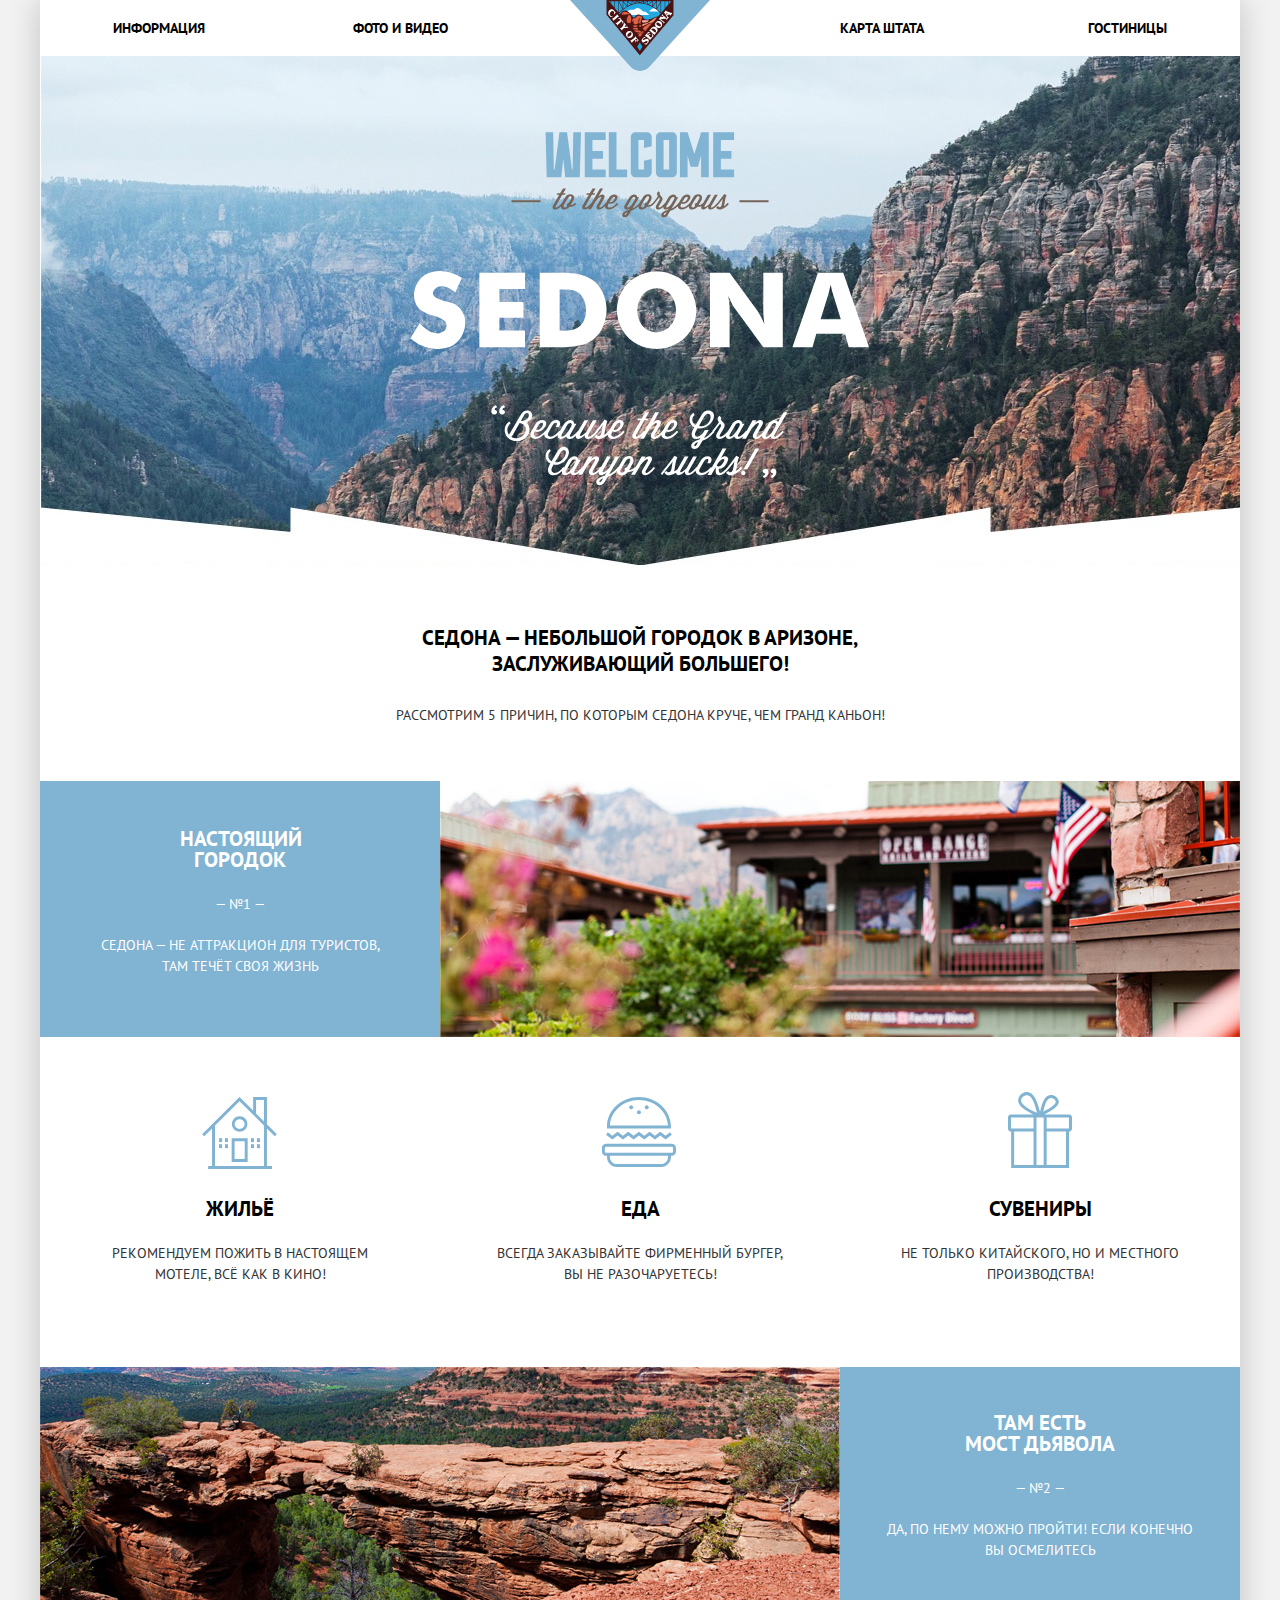
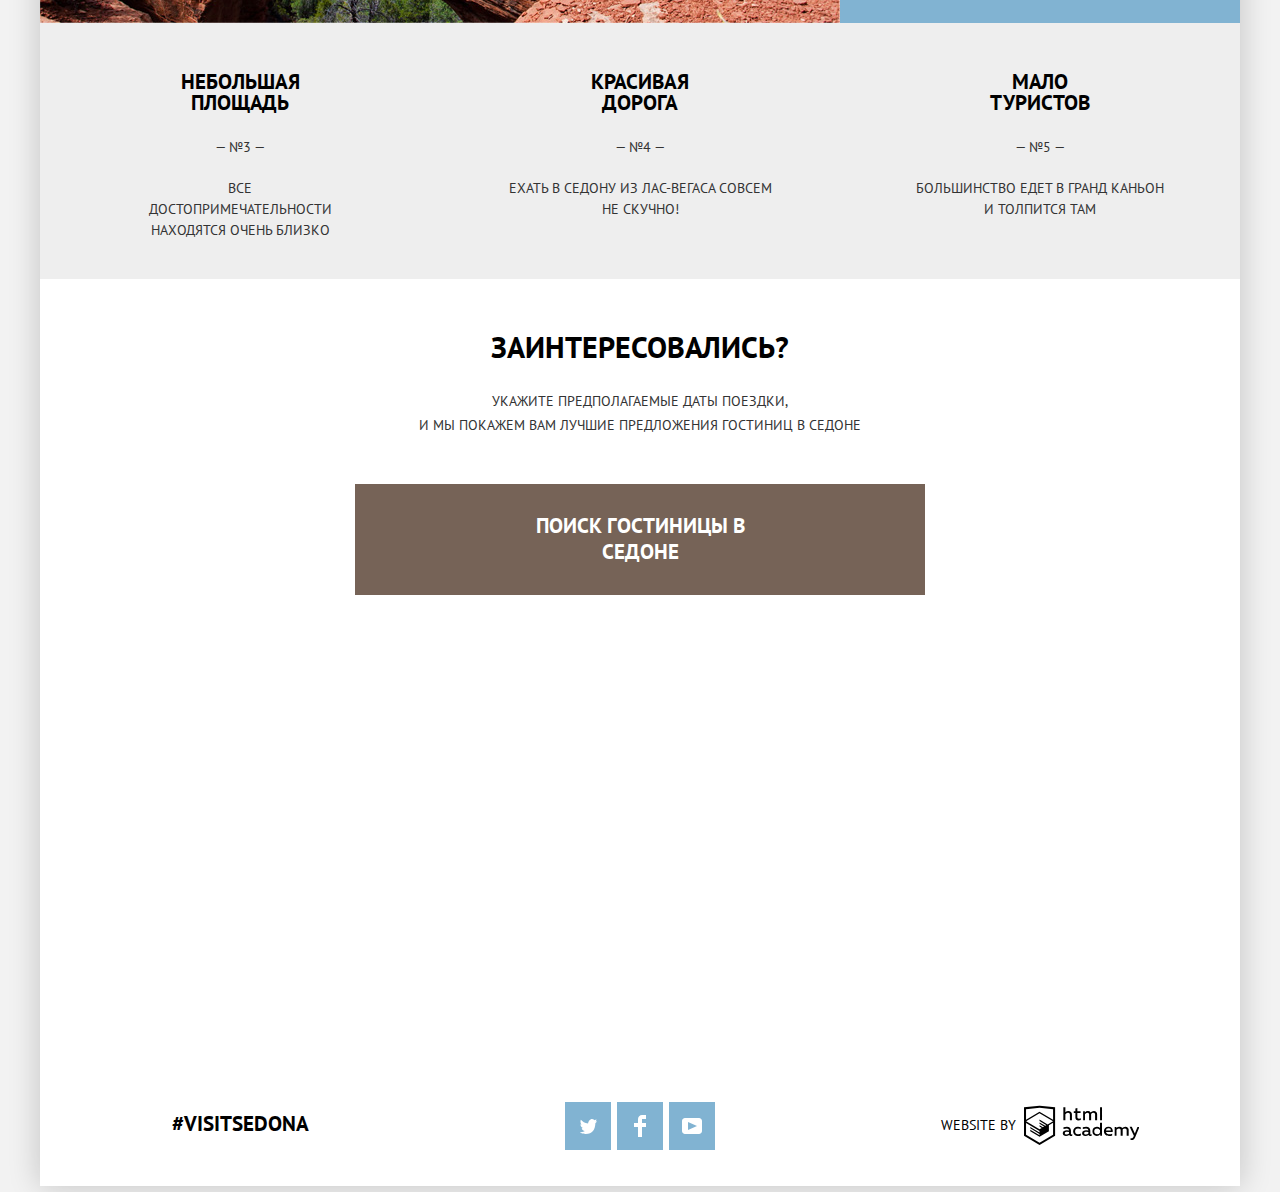
<file: index.html>
<!DOCTYPE html>
<html lang="ru">
   <head>
      <meta charset="utf-8">
      <title> HTML Academy: Седона </title>
      <link href="https://fonts.googleapis.com/css?family=PT+Sans:400,700&amp;subset=cyrillic" rel="stylesheet">
      <link rel="stylesheet" href="css/normalize.css">
      <link rel="stylesheet" href="css/stylesmin.css">
   </head>
   <body class="index-page">
      <div class="container">
         <header class="main-header">
            <nav class="main-navigation">
               <a class="main-header-logo">
               <img src="img/common/logo.svg" width="140" height="72" alt="Логотип города">
               </a>
               <ul class="site-navigation">
                  <li> <a href="info.html"> Информация </a> </li>
                  <li> <a href="gallery.html"> Фото и видео </a> </li>
                  <li> <a href="https://www.google.com/maps/place/%D0%90%D1%80%D0%B8%D0%B7%D0%BE%D0%BD%D0%B0/@34.3112788,-111.9708147,7.5z/data=!4m5!3m4!1s0x872b08ebcb4c186b:0x423927b17fc1cd71!8m2!3d34.0489281!4d-111.0937311"> Карта штата </a></li>
                  <li> <a href="hotels.html"> Гостиницы </a> </li>
               </ul>
            </nav>
         </header>
         <main class="container-index">
            <h1 class="visually-hidden"> Город Седона. Добро пожаловать! </h1>
            <div class="welcome">
               <img src="img/index/welcome.svg" width="460" height="360" alt="Добро пожаловать в Седону">
            </div>
            <h2> Седона — небольшой городок в Аризоне, заслуживающий большего! </h2>
            <section class="reasons">
               <p> Рассмотрим 5 причин, по которым Седона круче, чем гранд каньон! </p>
               <h2 class="visually-hidden"> Преимущества перед гранд каньоном </h2>
               <ul class="reasons-list">
                  <li class="reasons-item">
                     <div class="real-town">
                        <div class="blue">
                           <h3> Настоящий городок </h3>
                           <p> — №1 — </p>
                           <p> Седона — не аттракцион для туристов, там течёт своя жизнь </p>
                        </div>
                        <div class="list-image"> <img src="img/index/facade.jpg" width="800" height="255" alt="фасад мотеля"> </div>
                     </div>
                     <ul class="sub-reasons-list">
                        <li class="sub-reason">
                           <h3> Жильё </h3>
                           <p> Рекомендуем пожить в настоящем мотеле, всё как в кино! </p>
                        </li>
                        <li class="sub-reason">
                           <h3> Еда </h3>
                           <p> Всегда заказывайте фирменный бургер, вы не разочаруетесь! </p>
                        <li class="sub-reason">
                           <h3> Сувениры </h3>
                           <p> Не только китайского, но и местного производства! </p>
                        </li>
                     </ul>
                  </li>
                  <li class="reasons-item">
                     <div class="list-image"><img src="img/index/bridge.jpg" width="800" height="255" alt="devil's bridge photo"></div>
                     <div class="blue">
                        <h3> Там есть <br> Мост дьявола </h3>
                        <p> — №2 — </p>
                        <p> Да, по нему можно пройти! Если конечно вы осмелитесь </p>
                     </div>
                  </li>
                  <li class="reasons-item">
                     <h3> Небольшая площадь </h3>
                     <p class="number-of-reason"> — №3 — </p>
                     <p> Все достопримечательности находятся очень близко </p>
                  </li>
                  <li class="reasons-item">
                     <h3> Красивая дорога </h3>
                     <p class="number-of-reason"> — №4 — </p>
                     <p> Ехать в Седону из Лас-Вегаса совсем не скучно! </p>
                  </li>
                  <li class="reasons-item">
                     <h3> Мало туристов </h3>
                     <p class="number-of-reason"> — №5 — </p>
                     <p> Большинство едет в гранд каньон и толпится там </p>
                  </li>
               </ul>
            </section>
            <div class="modal-search">
               <span> Заинтересовались? </span>
               <p> Укажите предполагаемые даты поездки,
                  <br> и мы покажем вам лучшие предложения гостиниц в седоне
               </p>
               <a href="#" class="modal-search"> Поиск гостиницы в Седоне </a>
               <section class="modal modal-search">
                  <form action="https://echo.htmlacademy.ru" method="post">
                     <div class="date-picker">
                        <label for="date-in"> Дата заезда: </label>
                        <input class="change-placeholder" type="text" name="date-in" id="date-in" placeholder="24 АПРЕЛЯ 2017" required>
                        <button class="calendar" type="button" aria-label="Выберите дату заезда">
                           <svg xmlns="http://www.w3.org/2000/svg" width="21" height="22" viewBox="0 0 21 22">
                              <path d="M19.251 2.025h-2.845V.648c0-.381-.294-.689-.656-.689-.363 0-.656.308-.656.689v1.377h-3.938V.648c0-.381-.294-.689-.655-.689-.363 0-.657.308-.657.689v1.377H5.906V.648c0-.381-.294-.689-.656-.689-.363 0-.657.308-.657.689v1.377H1.75C.784 2.025 0 2.847 0 3.862v16.302C0 21.179.784 22 1.75 22h17.501c.966 0 1.749-.821 1.749-1.836V3.862c0-1.015-.783-1.837-1.749-1.837zm.437 18.139a.448.448 0 0 1-.437.459H1.75a.45.45 0 0 1-.438-.459V3.862a.45.45 0 0 1 .438-.459h2.844v1.378c0 .381.294.689.657.689.362 0 .656-.308.656-.689V3.403h3.938v1.378c0 .381.294.689.657.689.361 0 .655-.308.655-.689V3.403h3.938v1.378c0 .381.293.689.656.689.362 0 .656-.308.656-.689V3.403h2.845c.241 0 .437.206.437.459v16.302z"/>
                              <path d="M4.594 8.225h2.625v2.066H4.594zM4.594 11.668h2.625v2.067H4.594zM4.594 15.112h2.625v2.066H4.594zM9.188 15.112h2.625v2.066H9.188zM9.188 11.668h2.625v2.067H9.188zM9.188 8.225h2.625v2.066H9.188zM13.781 15.112h2.625v2.066h-2.625zM13.781 11.668h2.625v2.067h-2.625zM13.781 8.225h2.625v2.066h-2.625z"/>
                           </svg>
                        </button>
                     </div>
                     <div class="date-picker">
                        <label for="date-out"> Дата выезда: </label>
                        <input class="change-placeholder" type="text" name="date-out" id="date-out" placeholder="4 ИЮЛЯ 2017" required>
                        <button class="calendar" type="button" aria-label="Выберите дату заезда">
                           <svg xmlns="http://www.w3.org/2000/svg" width="22" height="22" viewBox="0 0 21 22">
                              <path d="M19.251 2.025h-2.845V.648c0-.381-.294-.689-.656-.689-.363 0-.656.308-.656.689v1.377h-3.938V.648c0-.381-.294-.689-.655-.689-.363 0-.657.308-.657.689v1.377H5.906V.648c0-.381-.294-.689-.656-.689-.363 0-.657.308-.657.689v1.377H1.75C.784 2.025 0 2.847 0 3.862v16.302C0 21.179.784 22 1.75 22h17.501c.966 0 1.749-.821 1.749-1.836V3.862c0-1.015-.783-1.837-1.749-1.837zm.437 18.139a.448.448 0 0 1-.437.459H1.75a.45.45 0 0 1-.438-.459V3.862a.45.45 0 0 1 .438-.459h2.844v1.378c0 .381.294.689.657.689.362 0 .656-.308.656-.689V3.403h3.938v1.378c0 .381.294.689.657.689.361 0 .655-.308.655-.689V3.403h3.938v1.378c0 .381.293.689.656.689.362 0 .656-.308.656-.689V3.403h2.845c.241 0 .437.206.437.459v16.302z"/>
                              <path d="M4.594 8.225h2.625v2.066H4.594zM4.594 11.668h2.625v2.067H4.594zM4.594 15.112h2.625v2.066H4.594zM9.188 15.112h2.625v2.066H9.188zM9.188 11.668h2.625v2.067H9.188zM9.188 8.225h2.625v2.066H9.188zM13.781 15.112h2.625v2.066h-2.625zM13.781 11.668h2.625v2.067h-2.625zM13.781 8.225h2.625v2.066h-2.625z"/>
                           </svg>
                        </button>
                     </div>
                     <div class="number-of-guests">
                        <div class="number-o-guests-g">
                           <label for="grown"> Взрослые: </label>
                           <div class="container-for-buttons">
                              <button class="minus minus-g" type="button" aria-label="кнопка уменьшения количества взрослых"></button>
                              <input class="change-placeholder" type="text" name="grown" id="grown" placeholder="2" required>
                              <button class="plus plus-g" type="button" aria-label="кнопка добавления количества взрослых"></button>
                           </div>
                        </div>
                        <div class="number-o-guests-b">
                           <label for="baby"> Дети: </label>
                           <div class="container-for-buttons">
                              <button class="minus minus-b" type="button" aria-label="кнопка уменьшения количества детей"></button>
                              <input class="change-placeholder" type="text" name="baby" id="baby" placeholder="0">
                              <button class="plus plus-b" type="button" aria-label="кнопка добавления количества детей"></button>
                           </div>
                        </div>
                     </div>
                     <input class="index-submit" type="submit" name="submit" value="Найти">
                  </form>
               </section>
               <div class="index-map">
                  <iframe src="https://www.google.com/maps/embed?pb=!1m18!1m12!1m3!1d52385.1356577629!2d-111.83015784377952!3d34.854443815250974!2m3!1f0!2f0!3f0!3m2!1i1024!2i768!4f13.1!3m3!1m2!1s0x872da132f942b00d%3A0x5548c523fa6c8efd!2z0KHQtdC00L7QvdCwLCDQkNGA0LjQt9C-0L3QsCA4NjMzNiwg0KHQqNCQ!5e0!3m2!1sru!2s!4v1548090650000" width="1200" height="590" frameborder="0" style="border:0" allowfullscreen></iframe>
               </div>
            </div>
         </main>
         <footer class="main-footer footer-index">
            <div class="hashtag-sedona">
               <p> #visitSEDONA </p>
            </div>
            <ul class="social-list">
               <li>
                  <a class="social-button tw" href="https://twitter.com/search?q=sedona%20arizona&src=tyah"> <span class="visually-hidden"> город Седона в Twitter </span> </a>
               </li>
               <li>
                  <a class="social-button fb" href="https://www.facebook.com/VisitSedona/?ref=br_rs"> <span class="visually-hidden"> город Седона в Facebook </span> </a>
               </li>
               <li>
                  <a class="social-button youtube" href="https://www.youtube.com/results?search_query=sedona+arizona"> <span class="visually-hidden"> город Седона в Youtube </span> </a>
               </li>
            </ul>
            <div class="webstudio">
               <span> Website by </span>
               <a href="https://htmlacademy.ru/intensive/htmlcss">
                  <svg width="115" height="41" data-name="Layer 1" xmlns="http://www.w3.org/2000/svg" viewBox="0 0 113 39">
                     <path d="M46.84 28.22a2.07 2.07 0 0 0 .58-.11v1.4a3.41 3.41 0 0 1-1.24.22 1.75 1.75 0 0 1-1.75-1 5.08 5.08 0 0 1-3.3 1.13c-1.59 0-3.06-.87-3.06-2.68 0-2.24 2.08-2.93 3.9-2.93a11.63 11.63 0 0 1 2.28.26v-.31c0-1.09-.8-1.86-2.3-1.86a7.79 7.79 0 0 0-3.15.67v-1.79a10.72 10.72 0 0 1 3.35-.58c2.48 0 4 1.18 4 3.83v3.14a.57.57 0 0 0 .69.61zm-6.76-1.19a1.42 1.42 0 0 0 1.64 1.29 3.56 3.56 0 0 0 2.53-1v-1.51a10.21 10.21 0 0 0-1.9-.22c-1.1.01-2.27.35-2.27 1.45zM53.06 20.62a5.29 5.29 0 0 1 2.7.67v1.79a4.28 4.28 0 0 0-2.42-.73 2.89 2.89 0 1 0 0 5.76 5.26 5.26 0 0 0 2.55-.67v1.8a6.58 6.58 0 0 1-2.9.6 4.42 4.42 0 0 1-4.72-4.54 4.54 4.54 0 0 1 4.79-4.68zM65.84 28.22a2.07 2.07 0 0 0 .58-.11v1.4a3.41 3.41 0 0 1-1.24.22 1.75 1.75 0 0 1-1.75-1 5.08 5.08 0 0 1-3.3 1.13c-1.59 0-3.06-.87-3.06-2.68 0-2.24 2.08-2.93 3.9-2.93a11.63 11.63 0 0 1 2.28.26v-.31c0-1.09-.8-1.86-2.3-1.86a7.79 7.79 0 0 0-3.15.67v-1.79a10.72 10.72 0 0 1 3.35-.58c2.48 0 4 1.18 4 3.83v3.14a.57.57 0 0 0 .69.61zm-6.76-1.19a1.42 1.42 0 0 0 1.64 1.29 3.56 3.56 0 0 0 2.53-1v-1.51a10.21 10.21 0 0 0-1.9-.22c-1.11.01-2.27.35-2.27 1.45zM76.67 16.85v12.76h-1.76v-1.39a4.07 4.07 0 0 1-3.35 1.62 4.62 4.62 0 0 1 0-9.22 4 4 0 0 1 3.15 1.37v-5.14h2zm-4.76 5.48a2.9 2.9 0 0 0 0 5.8 3 3 0 0 0 2.79-1.84v-2.13a3.06 3.06 0 0 0-2.79-1.83zM82.99 20.62c3.48 0 4.68 2.81 4.12 5.34h-6.58c.22 1.57 1.75 2.22 3.35 2.22a6.41 6.41 0 0 0 2.77-.62v1.68a7.5 7.5 0 0 1-3.14.6c-2.68 0-5-1.53-5-4.61a4.39 4.39 0 0 1 4.48-4.61zm.09 1.62a2.39 2.39 0 0 0-2.57 2.26h4.85a2.06 2.06 0 0 0-2.28-2.26zM89.1 29.61v-8.75h1.73v1.09a4 4 0 0 1 2.92-1.33 3 3 0 0 1 2.73 1.4 4.33 4.33 0 0 1 3.06-1.4 3.21 3.21 0 0 1 3.32 3.52v5.47h-2V24.2a1.67 1.67 0 0 0-1.73-1.84 2.94 2.94 0 0 0-2.17 1.18V29.61h-2V24.2a1.67 1.67 0 0 0-1.73-1.84 3.11 3.11 0 0 0-2.32 1.35v5.91h-2zM111.47 20.86h2l-4.1 9.93c-.95 2.28-2.19 3-3.52 3a5 5 0 0 1-1.15-.15v-1.66a3 3 0 0 0 .89.13c.95 0 1.66-.67 2.17-2l.18-.44-4.16-8.82h2.13l3 6.6zM40.66 1.53v5a4 4 0 0 1 2.83-1.2A3.41 3.41 0 0 1 47.1 8.9v5.41h-2V9.15a1.9 1.9 0 0 0-2-2.1 3.08 3.08 0 0 0-2.44 1.46v5.8h-2V1.53h2zM52.43 2.42v3.12h3.17v1.71h-3.17v4c0 1.15.53 1.53 1.66 1.53a4.71 4.71 0 0 0 1.77-.35v1.68a7.14 7.14 0 0 1-2.35.38 2.68 2.68 0 0 1-3-2.88V7.23h-1.6V5.52h1.57V2.88zM58.1 14.29V5.54h1.73v1.09a4 4 0 0 1 2.92-1.33 3 3 0 0 1 2.73 1.4 4.33 4.33 0 0 1 3.06-1.4 3.21 3.21 0 0 1 3.32 3.52v5.47h-2V8.88a1.67 1.67 0 0 0-1.73-1.84 2.94 2.94 0 0 0-2.17 1.18V14.29h-2V8.88a1.67 1.67 0 0 0-1.73-1.84 3.11 3.11 0 0 0-2.32 1.35v5.91h-2zM74.72 1.52h1.95v12.76h-1.95zM15.44.02h-.16L0 1.62v28l15.28 9.09 15.28-9.09v-28zm13.12 28.45l-13.28 7.9L2 28.47V16.99l13.22 7.87v1.43l-9.07-5.4v1.38l9.11 5.47v1.46l-9.1-5.42v1.38l9.11 5.47 9.19-5.5V19.22l4.1-2.45v11.67zm0-13.16l-3.65 2.14-1.68 1-8-4.76v1.38l6.84 4.07h-.06l-.15.09-1 .57-5.64-3.36v1.38l4.45 2.65-1.05.7-3.36-2v1.38l2.21 1.3-2.25 1.35-13.16-7.82 13.17-7.92zm0-1.39L15.21 6.05l-13.2 7.86V3.41l13.28-1.39 13.28 1.39v10.51z"/>
                  </svg>
               </a>
            </div>
         </footer>
      </div>
      <script src="js/script.js"></script>
   </body>
</html>
</file>
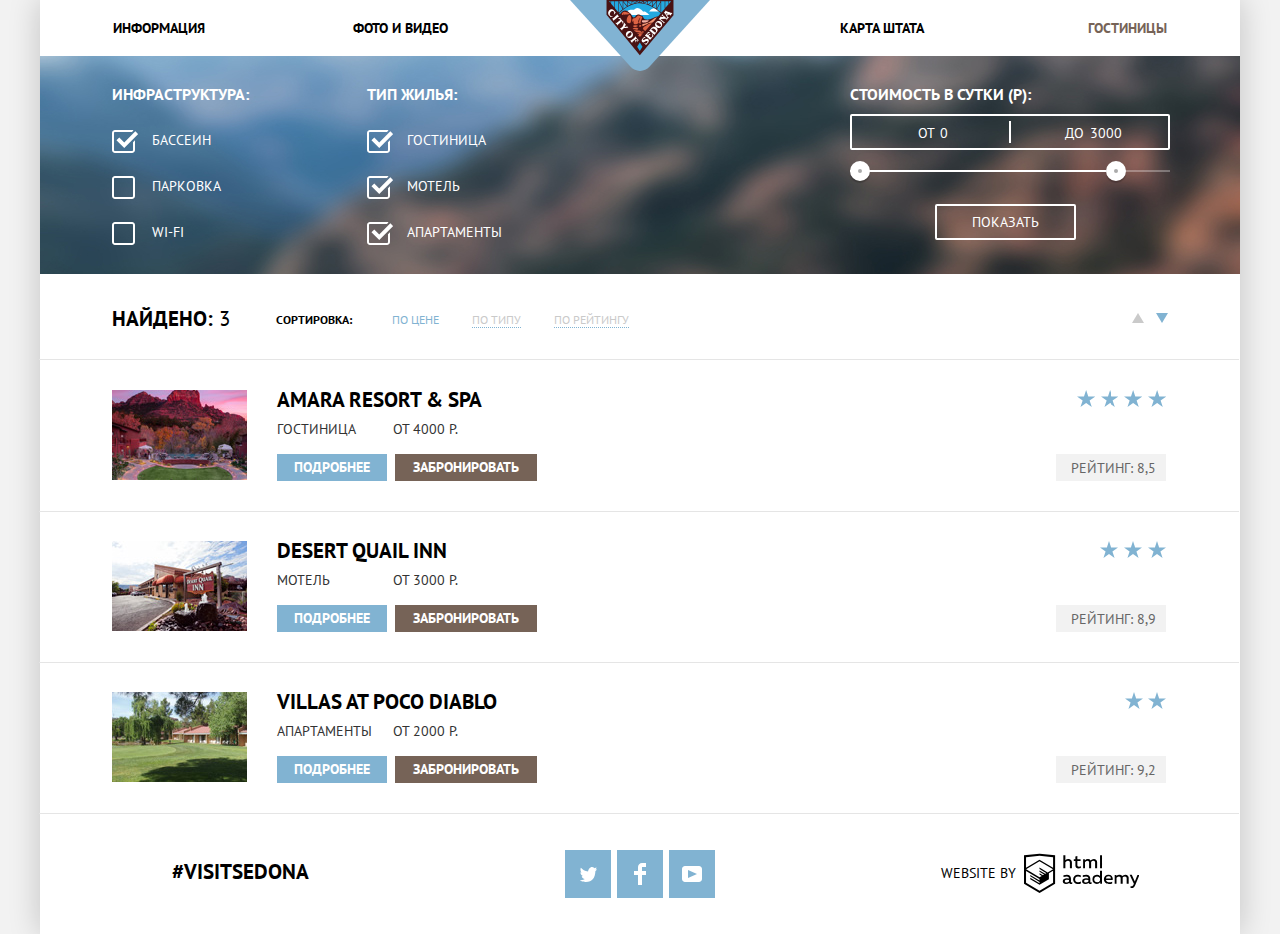
<file: hotels.html>
<!DOCTYPE html>
<html lang="ru">
   <head>
      <meta charset="utf-8">
      <title> HTML Academy: Седона </title>
      <link href="https://fonts.googleapis.com/css?family=PT+Sans:400,700&amp;subset=cyrillic" rel="stylesheet">
      <link rel="stylesheet" href="css/normalize.css">
      <link rel="stylesheet" href="css/stylesmin.css">
   </head>
   <body class="hotels-page">
      <div class="container">
         <header class="main-header">
            <nav class="main-navigation">
               <a class="main-header-logo" href="index.html">
               <img src="img/common/logo.svg" width="140" height="72" alt="Логотип города">
               </a>
               <ul class="site-navigation">
                  <li> <a href="info.html"> Информация </a> </li>
                  <li> <a href="gallery.html"> Фото и видео </a> </li>
                  <li> <a href="https://www.google.com/maps/place/%D0%90%D1%80%D0%B8%D0%B7%D0%BE%D0%BD%D0%B0/@34.3112788,-111.9708147,7.5z/data=!4m5!3m4!1s0x872b08ebcb4c186b:0x423927b17fc1cd71!8m2!3d34.0489281!4d-111.0937311"> Карта штата </a> </li>
                  <li> <a class="current" href="hotels.html"> Гостиницы </a> </li>
               </ul>
            </nav>
         </header>
         <main class="container-hotels">
            <h1 class="visually-hidden"> Поиск гостиниц в городе Седона </h1>
            <section class="hotel-options">
               <form action="https://echo.htmlacademy.ru" method="get">
                  <div class="hotel-options-form">
                     <div class="infrastructure">
                        <h2> Инфраструктура: </h2>
                        <ul>
                           <li>
                              <label class="hotel-options-check">
                              <input type="checkbox" name="pull" class="visually-hidden" checked>
                              <span class="checkbox-indicator"></span>
                              Бассеин
                              </label>
                           </li>
                           <li>
                              <label class="hotel-options-check">
                              <input type="checkbox" name="parking" class="visually-hidden">
                              <span class="checkbox-indicator"></span>
                              Парковка
                              </label>
                           </li>
                           <li>
                              <label class="hotel-options-check">
                              <input type="checkbox" name="wi-fi"  class="visually-hidden">
                              <span class="checkbox-indicator"></span>
                              Wi-Fi
                              </label>
                           </li>
                        </ul>
                     </div>
                     <div class="type-of-housing">
                        <h2> Тип жилья: </h2>
                        <ul>
                           <li>
                              <label class="hotel-options-check">
                              <input type="checkbox" name="hotel" class="visually-hidden" checked>
                              <span class="checkbox-indicator"></span>
                              Гостиница
                              </label>
                           </li>
                           <li>
                              <label class="hotel-options-check">
                              <input type="checkbox" name="motel" class="visually-hidden" checked>
                              <span class="checkbox-indicator"></span>
                              Мотель
                              </label>
                           </li>
                           <li>
                              <label class="hotel-options-check">
                              <input type="checkbox" name="apartaments" class="visually-hidden" checked>
                              <span class="checkbox-indicator"></span>
                              Апартаменты
                              </label>
                           </li>
                        </ul>
                     </div>
                     <div class="cost-per-day">
                        <h2> Стоимость в сутки (Р): </h2>
                        <div class="price-controls">
                           <label class="min-price">от <input type="text" name="min-price" value="0"></label>
                           <label class="max-price">до <input type="text" name="max-price" value="3000"></label>
                        </div>
                        <div class="range-controls">
                           <div class="scale">
                              <div class="bar"></div>
                           </div>
                           <div class="range-toggle range-toggle-min"></div>
                           <div class="range-toggle range-toggle-max"></div>
                        </div>
                        <button class="btn-transparent" type="submit">Показать</button>
                     </div>
                  </div>
               </form>
            </section>
            <div class="sorting-results">
               <h2> Найдено: </h2>
               <span> 3 </span>
               <h3> Сортировка: </h3>
               <ul class="sorting-by">
                 <li>
                   <a class="result-link by-price current" href="#"> По цене </a>
                 </li>
                 <li>
                   <a class="result-link by-type" href="#"> По типу </a>
                 </li>
                 <li>
                   <a class="result-link by-rating" href="#"> По рейтингу </a>
                 </li>
              </ul>
               <a class="arrow arrow-up"  href="#"> Вверх </a>
               <a class="arrow arrow-down current-arrow" href="#"> Вниз </a>
            </div>
            <section class="searching-results">
               <h2 class="visually-hidden"> Результаты поиска гостиниц </h2>
               <div class="results-hotels">
                  <ul>
                     <li class="result">
                        <div class="hotel-photo">
                           <img src="img/hotels/amara.jpg" width="135" height="90" alt="общий вид гостиницы AMARA RESOR & SPA">
                        </div>
                        <div class="result-content">
                           <h2> <a class="hotel-name" href="amara-rs.html"> AMARA RESORT & SPA </a> </h2>
                           <div class="class-and-cost">
                              <p> Гостиница </p>
                              <p> от 4000 р. </p>
                           </div>
                           <a class="more button" href="amara-rs.html"> Подробнее </a>
                           <a class="to-book button" href="reservation.html"> Забронировать </a>
                        </div>
                        <div class=hotel-rating>
                           <div class="for-stars four-stars"> </div>
                           <p> Рейтинг: 8,5 </p>
                        </div>
                     </li>
                     <li class="result">
                        <div class="hotel-photo">
                           <img src="img/hotels/desert.jpg" width="135" height="90" alt="общий вид гостиницы DESERT QUAIl INN">
                        </div>
                        <div class="result-content">
                           <h2> <a class="hotel-name" href="desert-qi.html"> DESERT QUAIl INN </a> </h2>
                           <div class="class-and-cost">
                              <p> Мотель </p>
                              <p> от 3000 р. </p>
                           </div>
                           <a class="more button" href="desert-qi.html"> Подробнее </a>
                           <a class="to-book button" href="reservation.html"> Забронировать </a>
                        </div>
                        <div class=hotel-rating>
                           <div class="for-stars three-stars"> </div>
                           <p> Рейтинг: 8,9 </p>
                        </div>
                     </li>
                     <li class="result">
                        <div class="hotel-photo">
                           <img src="img/hotels/villas.jpg" width="135" height="90" alt="общий вид гостиницы VILLAS AT POCO DIABLO">
                        </div>
                        <div class="result-content">
                           <h2> <a class="hotel-name" href="villas-apd.html"> VILLAS AT POCO DIABLO </a> </h2>
                           <div class="class-and-cost">
                              <p> Апартаменты </p>
                              <p> от 2000 р. </p>
                           </div>
                           <a class="more button" href="villas-apd.html"> Подробнее </a>
                           <a class="to-book button" href="reservation.html"> Забронировать </a>
                        </div>
                        <div class=hotel-rating>
                           <div class="for-stars two-stars"> </div>
                           <p> Рейтинг: 9,2 </p>
                        </div>
                     </li>
                  </ul>
               </div>
            </section>
         </main>
         <footer class="main-footer">
            <div class="hashtag-sedona">
               <p> #visitSEDONA </p>
            </div>
            <ul class="social-list">
               <li>
                  <a class="social-button tw" href="https://twitter.com/search?q=sedona%20arizona&src=tyah"> <span class="visually-hidden"> город Седона в Twitter </span> </a>
               </li>
               <li>
                  <a class="social-button fb" href="https://www.facebook.com/VisitSedona/?ref=br_rs"> <span class="visually-hidden"> город Седона в  Facebook </span> </a>
               </li>
               <li>
                  <a class="social-button youtube" href="https://www.youtube.com/results?search_query=sedona+arizona"> <span class="visually-hidden"> город Седона в Youtube </span> </a>
               </li>
            </ul>
            <div class="webstudio">
               <span> Website by </span>
               <a href="https://htmlacademy.ru/intensive/htmlcss">
                  <svg width="115" height="41" data-name="Layer 1" xmlns="http://www.w3.org/2000/svg" viewBox="0 0 113 39">
                     <path d="M46.84 28.22a2.07 2.07 0 0 0 .58-.11v1.4a3.41 3.41 0 0 1-1.24.22 1.75 1.75 0 0 1-1.75-1 5.08 5.08 0 0 1-3.3 1.13c-1.59 0-3.06-.87-3.06-2.68 0-2.24 2.08-2.93 3.9-2.93a11.63 11.63 0 0 1 2.28.26v-.31c0-1.09-.8-1.86-2.3-1.86a7.79 7.79 0 0 0-3.15.67v-1.79a10.72 10.72 0 0 1 3.35-.58c2.48 0 4 1.18 4 3.83v3.14a.57.57 0 0 0 .69.61zm-6.76-1.19a1.42 1.42 0 0 0 1.64 1.29 3.56 3.56 0 0 0 2.53-1v-1.51a10.21 10.21 0 0 0-1.9-.22c-1.1.01-2.27.35-2.27 1.45zM53.06 20.62a5.29 5.29 0 0 1 2.7.67v1.79a4.28 4.28 0 0 0-2.42-.73 2.89 2.89 0 1 0 0 5.76 5.26 5.26 0 0 0 2.55-.67v1.8a6.58 6.58 0 0 1-2.9.6 4.42 4.42 0 0 1-4.72-4.54 4.54 4.54 0 0 1 4.79-4.68zM65.84 28.22a2.07 2.07 0 0 0 .58-.11v1.4a3.41 3.41 0 0 1-1.24.22 1.75 1.75 0 0 1-1.75-1 5.08 5.08 0 0 1-3.3 1.13c-1.59 0-3.06-.87-3.06-2.68 0-2.24 2.08-2.93 3.9-2.93a11.63 11.63 0 0 1 2.28.26v-.31c0-1.09-.8-1.86-2.3-1.86a7.79 7.79 0 0 0-3.15.67v-1.79a10.72 10.72 0 0 1 3.35-.58c2.48 0 4 1.18 4 3.83v3.14a.57.57 0 0 0 .69.61zm-6.76-1.19a1.42 1.42 0 0 0 1.64 1.29 3.56 3.56 0 0 0 2.53-1v-1.51a10.21 10.21 0 0 0-1.9-.22c-1.11.01-2.27.35-2.27 1.45zM76.67 16.85v12.76h-1.76v-1.39a4.07 4.07 0 0 1-3.35 1.62 4.62 4.62 0 0 1 0-9.22 4 4 0 0 1 3.15 1.37v-5.14h2zm-4.76 5.48a2.9 2.9 0 0 0 0 5.8 3 3 0 0 0 2.79-1.84v-2.13a3.06 3.06 0 0 0-2.79-1.83zM82.99 20.62c3.48 0 4.68 2.81 4.12 5.34h-6.58c.22 1.57 1.75 2.22 3.35 2.22a6.41 6.41 0 0 0 2.77-.62v1.68a7.5 7.5 0 0 1-3.14.6c-2.68 0-5-1.53-5-4.61a4.39 4.39 0 0 1 4.48-4.61zm.09 1.62a2.39 2.39 0 0 0-2.57 2.26h4.85a2.06 2.06 0 0 0-2.28-2.26zM89.1 29.61v-8.75h1.73v1.09a4 4 0 0 1 2.92-1.33 3 3 0 0 1 2.73 1.4 4.33 4.33 0 0 1 3.06-1.4 3.21 3.21 0 0 1 3.32 3.52v5.47h-2V24.2a1.67 1.67 0 0 0-1.73-1.84 2.94 2.94 0 0 0-2.17 1.18V29.61h-2V24.2a1.67 1.67 0 0 0-1.73-1.84 3.11 3.11 0 0 0-2.32 1.35v5.91h-2zM111.47 20.86h2l-4.1 9.93c-.95 2.28-2.19 3-3.52 3a5 5 0 0 1-1.15-.15v-1.66a3 3 0 0 0 .89.13c.95 0 1.66-.67 2.17-2l.18-.44-4.16-8.82h2.13l3 6.6zM40.66 1.53v5a4 4 0 0 1 2.83-1.2A3.41 3.41 0 0 1 47.1 8.9v5.41h-2V9.15a1.9 1.9 0 0 0-2-2.1 3.08 3.08 0 0 0-2.44 1.46v5.8h-2V1.53h2zM52.43 2.42v3.12h3.17v1.71h-3.17v4c0 1.15.53 1.53 1.66 1.53a4.71 4.71 0 0 0 1.77-.35v1.68a7.14 7.14 0 0 1-2.35.38 2.68 2.68 0 0 1-3-2.88V7.23h-1.6V5.52h1.57V2.88zM58.1 14.29V5.54h1.73v1.09a4 4 0 0 1 2.92-1.33 3 3 0 0 1 2.73 1.4 4.33 4.33 0 0 1 3.06-1.4 3.21 3.21 0 0 1 3.32 3.52v5.47h-2V8.88a1.67 1.67 0 0 0-1.73-1.84 2.94 2.94 0 0 0-2.17 1.18V14.29h-2V8.88a1.67 1.67 0 0 0-1.73-1.84 3.11 3.11 0 0 0-2.32 1.35v5.91h-2zM74.72 1.52h1.95v12.76h-1.95zM15.44.02h-.16L0 1.62v28l15.28 9.09 15.28-9.09v-28zm13.12 28.45l-13.28 7.9L2 28.47V16.99l13.22 7.87v1.43l-9.07-5.4v1.38l9.11 5.47v1.46l-9.1-5.42v1.38l9.11 5.47 9.19-5.5V19.22l4.1-2.45v11.67zm0-13.16l-3.65 2.14-1.68 1-8-4.76v1.38l6.84 4.07h-.06l-.15.09-1 .57-5.64-3.36v1.38l4.45 2.65-1.05.7-3.36-2v1.38l2.21 1.3-2.25 1.35-13.16-7.82 13.17-7.92zm0-1.39L15.21 6.05l-13.2 7.86V3.41l13.28-1.39 13.28 1.39v10.51z"/>
                  </svg>
               </a>
            </div>
         </footer>
      </div>
   <script src="js/scriptmin.js"></script>
   </body>
</html>
</file>
<file: css/stylesmin.css>
*, *::before, *::after {-webkit-box-sizing: inherit;box-sizing: inherit;}html {-webkit-box-sizing: border-box;box-sizing: border-box;}.content-box-component {-webkit-box-sizing: content-box;box-sizing: content-box;}body {min-width: 1200px;margin: 0;padding: 0;font-family: "PT Sans", "Arial", sans-serif;text-transform: uppercase;line-height: 21px;font-size: 14px;color: #000000;background-color: #f2f2f2;}a {text-decoration: none;}img {max-width: 100%;height: auto;}.visually-hidden {position: absolute;clip: rect(1px 1px 1px 1px);clip: rect(1px, 1px, 1px, 1px);padding:0;border:0;height: 1px;width: 1px;overflow: hidden;}.container {width: 1200px;margin: 0 auto;-webkit-box-shadow: 0 0 30px rgba(0,0,0,0.2);box-shadow: 0 0 30px rgba(0,0,0,0.2);background-color: #ffffff;}.container-index {text-align: center;}.main-header-logo {position: absolute;top: 0;left: 530px;}.main-navigation {position: relative;min-height: 56px;padding: 0px;margin: 0px;text-align: center;font-size: 14px;line-height: 26px;font-weight: bold;color: #000000;}.site-navigation {display: -webkit-box;display: -ms-flexbox;display: flex;-ms-flex-wrap: wrap;flex-wrap: wrap;padding: 15px 0px 15px 0px;margin: 0px;list-style: none;min-height: 56px;min-width: 1200px;text-align: center;}ul.site-navigation li {width: 240px;}ul.site-navigation li:nth-child(4n+1) {text-align: left;padding-left: 73px;}ul.site-navigation li:nth-child(4n+2) {margin-right: auto;text-align: left;padding-left: 73px;}ul.site-navigation li:nth-child(4n+3) {text-align: right;padding-right: 76px;margin-left: 20px;}ul.site-navigation li:nth-child(4n) {text-align: right;padding-right: 73px;}ul.site-navigation li {list-style: none;padding-top: 0px;padding-bottom: 0px;}.site-navigation a {color: #000000;}.site-navigation a:hover {-webkit-transition: 0.2s;-o-transition: 0.2s;transition: 0.2s;color: #81b3d2;}.site-navigation a:active {color: rgba(0, 0, 0, 0.3);}.welcome {padding-top:76px;width: 1200px;height: 509px;background-image: url("../img/index/backgroundphoto.jpg");background-color: #263b41;background-repeat: no-repeat;background-position: 0 -55px;margin-bottom: 60px;}.container-index h1 {color: #000000;background-color: #ffffff;font-size: 21px;line-height: 26px;font-weight: bold;}.container-index h2 {margin: 0;padding-left: 380px;padding-right: 380px;line-height: 26px;margin-bottom: 25px;}.reasons {font-size: 14px;line-height: 26px;margin-bottom: 50px;padding: 0;}.reasons li {list-style: none;}.reasons p {color: #333333;margin: 0;}.reasons p:nth-child(1) {color: #333333;margin-bottom: 53px;}.reasons-list {display: -webkit-box;display: -ms-flexbox;display: flex;-ms-flex-wrap: wrap;flex-wrap: wrap;-webkit-box-orient: horizontal;-webkit-box-direction: normal;-ms-flex-direction: row;flex-direction: row;padding: 0;}.reasons-item {width: 400px;min-height: 256px;background-color: #eeeeee;}.reasons-item h3 {margin: 0;font-weight: bold;font-size: 21px;line-height: 21px;padding: 48px 140px 24px 140px;}.reasons-item p {font-size: 14px;line-height: 21px;padding-bottom: 5px;}.reasons-item:nth-child(3) p {padding-left: 95px;padding-right: 95px;}.reasons-item:nth-child(4) p {padding-left: 60px;padding-right: 60px;}.reasons-item:nth-child(5) p {padding-left: 75px;padding-right: 75px;}p.number-of-reason {padding-bottom: 20px;}.reasons-item:nth-child(2) {display: -webkit-box;display: -ms-flexbox;display: flex;-webkit-box-pack: justify;-ms-flex-pack: justify;justify-content: space-between;color: #ffffff;font-weight: bold;font-size: 21px;}.reasons-item:nth-child(2) h3{padding-left: 100px;padding-right: 100px;}.real-town {display: -webkit-box;display: -ms-flexbox;display: flex;-webkit-box-pack: justify;-ms-flex-pack: justify;justify-content: space-between;min-height: 256px;text-align: center;}.real-town h3, .reasons-item:nth-child(2) h3 {color: #ffffff;font-weight: bold;font-size: 21px;line-height: 21px;}.real-town h3 {padding: 47px 140px 24px 140px;margin: 0;}.real-town p {padding-bottom: 20px;padding-left: 50px;padding-right: 50px;}.reasons-item:nth-child(2) h3 {padding-bottom: 24px;padding-top: 45px;margin: 0;}.reasons-item:nth-child(2) p {padding-bottom: 20px;padding-left: 45px;padding-right: 45px;}.real-town p, .reasons-item:nth-child(2) p {font-size: 14px;color: #ffffff;line-height: 21px;font-weight: normal;}.list-image {display: -webkit-box;display: -ms-flexbox;display: flex;}.reasons-item:nth-child(1), .reasons-item:nth-child(2) {width: 1200px;}.blue {background-color: #81b3d2;width: 400px;min-height: 256px;}.sub-reasons-list {display: -webkit-box;display: -ms-flexbox;display: flex;-webkit-box-orient: horizontal;-webkit-box-direction: normal;-ms-flex-direction: row;flex-direction: row;-ms-flex-wrap: wrap;flex-wrap: wrap;background-color: white;padding: 0;}.sub-reason {min-height: 330px;width: 400px;}.sub-reason h3 {padding-top: 161px;text-align: center;}.sub-reason:nth-child(1) p {padding-left: 50px;padding-right: 50px;}.sub-reason:nth-child(2) p {padding-left: 48px;padding-right: 48px;}.sub-reason:nth-child(3) p {padding-left: 55px;padding-right: 55px;}.sub-reason:nth-child(1) {background-image: url("../img/index/housing.svg");background-repeat: no-repeat;background-position: 162px 60px;}.sub-reason:nth-child(2) {background-image: url("../img/index/food.svg");background-repeat: no-repeat;background-position: 162px 60px;}.sub-reason:nth-child(3) {background-image: url("../img/index/souvenirs.svg");background-repeat: no-repeat;background-position: 168px 55px;}.modal-search {position: relative;line-height: 24px;}.modal-search span {color: #000000;background-color: #ffffff;font-size: 30px;line-height: 36px;font-weight: bold;}.modal-search p {margin-top: 24px;margin-bottom: 47px;color: #333333;}a.modal-search {display: inline-block;width: 570px;min-height: 86px;background-color: #766357;color: rgba(255, 255, 255, 1);font-size: 21px;line-height: 26px;font-weight: bold;text-align: center;text-transform: uppercase;text-decoration: none;vertical-align: middle;padding-left: 140px;padding-right: 140px;padding-top: 29px;padding-bottom: 30px;}a.modal-search:hover {background-color: #604e43;}a.modal-search:active {background-color: #503e33;color: rgba(255, 255, 255, 0.3);}.modal {padding: 55px 55px 45px 55px;position: absolute;left: 315px;width: 570px;min-height: 395px;background-color: #ffffff;display: none;}@keyframes bounce {0% {transform: translateY(-86px);}70% {transform: translateY(30px);}90% {transform: translateY(-10px);}100% {transform: translateY(0);}}.modal-show {display:block;animation: bounce 0.6s;}.change-placeholder::-webkit-input-placeholder {line-height: 38px;font-weight: bold;color: #000000;opacity: 1;}.change-placeholder::-moz-placeholder {line-height: 38px;font-weight: bold;color: #000000;opacity: 1;}.change-placeholder:-ms-input-placeholder {line-height: 38px;font-weight: bold;color: #000000;}.date-picker input[type="text"] {-webkit-box-sizing: border-box;box-sizing: border-box;width: 345px;height: 38px;margin-bottom: 30px;color: #000000;font: inherit;border: 2px solid transparent;}.number-o-guests-b input[type="text"], .number-o-guests-g input[type="text"] {-webkit-box-sizing: border-box;box-sizing: border-box;width: 110px;padding-right: 38px;padding-left: 38px;height: 38px;margin-bottom: 28px;color: #000000;font: inherit;text-align: center;}.date-picker input[type="text"]:hover {background-color: #ebebeb;}.date-picker input[type="text"]:focus {background-color: #ffffff;border: 2px solid #e5e5e5;}.date-picker, .number-of-guests {display: -webkit-box;display: -ms-flexbox;display: flex;width: 460px;text-align: left;-webkit-box-pack: justify;-ms-flex-pack: justify;justify-content: space-between;font-weight: bold;font-size: 14px;line-height: 26px;color: #000000;}.number-o-guests-b, .number-o-guests-g {display: -webkit-box;display: -ms-flexbox;display: flex;}.date-picker label, .number-o-guests-g label, .number-o-guests-b label {font-weight: bold;font-size: 14px;line-height: 26px;color: #000000;width: 116px;padding-top: 6px;padding-right: 22px;}.number-o-guests-b label {padding-left: 45px;}.date-picker input, .number-o-guests-b input, .number-o-guests-g input {background-color: #f6f6f6;border: 0px;height: 38px;text-transform: uppercase;}.number-o-guests-g input, .number-o-guests-b input {text-align: center;}.date-picker input {padding-right: 40px;padding-left: 10px;}.date-picker input:active {background-color: #ffffff;outline: none;}.date-picker, .number-o-guests-b, .number-o-guests-g {position: relative;}.date-picker button {background-color: transparent;background-repeat: no-repeat;background-size: 22px 22px;background-position: 50%;position: absolute;top: 0;right: 0;}.date-picker button {fill: #cacaca;}.date-picker button:hover {fill: #000000;-webkit-transition: 0.2s;-o-transition: 0.2s;transition: 0.2s;}.date-picker button:active {fill: #81b3d2;}.container-for-buttons {display: -webkit-box;display: -ms-flexbox;display: flex;position: relative;width: 117px;}.date-picker button, .number-o-guests-b button, .number-o-guests-g button {position: absolute;width: 38px;height: 38px;border: 0;background-color: transparent;}.minus-g, .minus-b {position: absolute;right: 77px;top: 0;}.plus-g, .plus-b {position: absolute;right: 8px;top: 0;}.minus:after {content: "";height: 3px;width: 11px;background: #a9a9a9;position: absolute;right: 17px;top: 17px;}.plus:after {content: "";height: 3px;width: 11px;background: #a9a9a9;position: absolute;right: 12px;top: 17px;}.plus:before {content: "";height: 3px;width: 11px;background: #a9a9a9;position: absolute;right: 12px;top: 17px;-webkit-transform: rotate(90deg);-ms-transform: rotate(90deg);transform: rotate(90deg);}.minus:hover:after, .plus:hover:after, .plus:hover:before {background-color: #000000;}.minus:active:after, .plus:active:after, .plus:active:before {background-color: #81b3d2;}.number-of-guests {display: -webkit-box;display: -ms-flexbox;display: flex;-webkit-box-pack: justify;-ms-flex-pack: justify;justify-content: space-between;min-height: 38px;margin-bottom: 25px;}.index-submit {border: 0px;width: 458px;min-height: 58px;font-weight: bold;font-size: 21px;text-transform: uppercase;color: rgba(255, 255, 255, 1);background-color: #81b3d2;margin-bottom: 10px;}.index-submit:hover {background-color: #669ec0;}.index-submit:active {color: rgba(255, 255, 255, 0.3);background-color: #5496bd;}.index-map {margin-bottom: -126px;vertical-align: bottom;}.main-footer {min-height: 120px;color: #000000;background-color: rgba(255, 255, 255, 1);font-size: 21px;line-height: 26px;text-align: center;display: -webkit-box;display: -ms-flexbox;display: flex;width: 1200px;}.footer-index {position: relative;z-index: 1;background-color: rgba(255, 255, 255, 0.9);}.main-footer p {text-align: center;font-weight: bold;}.social-list {width: 400px;min-height: 120px;padding: 0;margin: 0;}.social-list li {list-style: none;margin-top: 36px;display: inline-block;vertical-align: middle;width: 46px;height: 48px;background-color: #81b3d2;}.social-button {position: relative;display: block;background-color: #81b3d2;width: 46px;height: 48px;}.social-button::before {position: absolute;top: 0;left: 0;content: "";display: block;width: 46px;height: 48px;background-repeat: no-repeat;background-position: 50% 50%;}.tw::before {background-image: url("../img/common/t.svg");}.fb::before {background-image: url("../img/common/fb.svg");}.youtube::before {background-image: url("../img/common/youtube.svg");}.social-button:hover {background-color: #669ec0;}.social-button:active {background-color: #5496bd;}.social-button:active::before {opacity: 0.3;}.webstudio {font-size: 14px;line-height: 26px;display: -webkit-box;display: -ms-flexbox;display: flex;width: 400px;min-height: 120px;-webkit-box-pack: center;-ms-flex-pack: center;justify-content: center;}.webstudio span {display: inline-block;vertical-align: middle;padding-top: 46px;padding-left: 101px;padding-right: 8px;}.webstudio a {padding-top: 39px;padding-right: 101px;}.webstudio a:hover {fill: #81b3d2;-webkit-transition: 0.4s;-o-transition: 0.4s;transition: 0.4s;}.webstudio a:active {fill: #bdbbbc;}.hashtag-sedona {width: 400px;min-height: 120px;}.hashtag-sedona p {margin-top: 45px;}a.current {color: #766357;}.container-hotels {width: 1200;padding-left: 72px;padding-right: 72px;}.hotel-options {display: -webkit-box;display: -ms-flexbox;display: flex;color: #ffffff;background-color: #263b41;background-image: url("../img/hotels/backgroundphoto.jpg");min-height: 218px;width: 1200px;margin-left:-72px;}.hotel-options-form {display: -webkit-box;display: -ms-flexbox;display: flex;-webkit-box-orient: horizontal;-webkit-box-direction: normal;-ms-flex-direction: row;flex-direction: row;-webkit-box-pack: start;-ms-flex-pack: start;justify-content: flex-start;padding-left: 72px;width: 1200px;}.hotel-options-form ul {list-style: none;padding: 0;margin: 0;}.hotel-options-form li {margin-bottom: 25px;}.hotel-options-form h2 {font-size: 16px;line-height: 21px;font-weight: bold;margin: 0;padding-top: 28px;padding-bottom: 25px;}.infrastructure {width: 240px;margin-right: 15px;}.hotel-options-form input {margin-right: 15px;}.type-of-housing {width: 240px;margin-right: auto;}.cost-per-day {width: 320px;margin-right: 70px;margin-top: 28px;}.cost-per-day h2 {padding: 0;margin-bottom: 9px;font-weight: 600;font-size: 16px;line-height: 21px;}.price-controls {position: relative;height: 36px;margin-bottom: 20px;font-size: 0;border: 2px solid #ffffff;border-radius: 2px;}.price-controls::after {content: "";position: absolute;top: 50%;left: 50%;-webkit-transform: translate(-50%, -50%);-ms-transform: translate(-50%, -50%);transform: translate(-50%, -50%);width: 2px;height: 22px;background: #ffffff;}.price-controls label {display: inline-block;vertical-align: middle;padding-left: 66px;margin-top: -3px;font-size: 14px;line-height: 38px;vertical-align: top;cursor: pointer;}label.max-price {padding-left: 77px;}.price-controls .min-cost, .price-controls .max-cost {width: 90px;padding-left: 65px;}.price-controls input {width: 50px;margin: 0;color: inherit;font: inherit;background: none;border: none;outline: none;}.range-controls {position: relative;margin-bottom: 32px;}.range-controls .scale {height: 2px;background: rgba(255, 255, 255, 0.3);}.range-controls .bar {width: 80%;height: 2px;background: #ffffff;}.range-toggle {-webkit-box-sizing:content-box;box-sizing:content-box;width: 4px;height: 4px;position: absolute;top: -9px;background: #ababab;border: 8px solid #ffffff;border-radius: 50%;-webkit-box-shadow: 0 2px 1px 0 rgba(0, 1, 1, 0.2);box-shadow: 0 2px 1px 0 rgba(0, 1, 1, 0.2);cursor: pointer;}.range-toggle-min {left: 0;}.range-toggle-max {left: 80%;}.range-toggle:hover {background: #1c4f80;}.btn-transparent {display: block;margin: 0 85px;;padding: 6px 35px;font-size: 14px;line-height: 20px;color: #ffffff;text-transform: uppercase;background: transparent;border: 2px solid #ffffff;border-radius: 2px;cursor: pointer;}.btn-transparent:hover {color: #000000;background: #ffffff;}.hotel-options-check {position: relative;padding-left: 40px;cursor: pointer;}.hotel-options-check input[type="checkbox"] + .checkbox-indicator {position: absolute;top: 0;left: 0;width: 26px;height: 23px;background-image: url("../img/hotels/checkbox_off.svg");background-repeat: no-repeat;}.hotel-options-check input[type="checkbox"]:checked + .checkbox-indicator {position: absolute;top: 0;left: 0;width: 26px;height: 23px;background-image: url("../img/hotels/checkbox_on.svg");background-repeat: no-repeat;}.hotel-options-check input[type="checkbox"]:disabled + .checkbox-indicator {position: absolute;top: 0;left: 0;width: 26px;height: 23px;background-image: url("../img/hotels/checkbox_off.svg");background-repeat: no-repeat;opacity: 0.3;}.hotel-options-check input[type="checkbox"]:checked:disabled + .checkbox-indicator {position: absolute;top: 0;left: 0;width: 26px;height: 23px;background-image: url("../img/hotels/checkbox_on.svg");background-repeat: no-repeat;opacity: 0.3;}.hotel-options-check input[type="checkbox"]:focus + .checkbox-indicator {outline-color: -webkit-focus-ring-color;outline-style: auto;outline-width: 5px;}.sorting-results {display: -webkit-box;display: -ms-flexbox;display: flex;margin-bottom: 26px;margin-top: 30px;-webkit-box-align: center;-ms-flex-align: center;align-items: center;-webkit-box-pack: justify;-ms-flex-pack: justify;justify-content: space-between;}.sorting-results h2 {margin: 0;padding-right: 6px;font-size: 21px;line-height: 26px;}.sorting-results span {padding-right: 46px;font-size: 21px;line-height: 26px;}.sorting-results h3 {margin: 0;padding-top: 2px;padding-right: 28px;font-size: 12px;line-height: 18px;}.sorting-by {padding: 0;margin: 0;display: flex;flex-wrap: wrap;width: 770px;}.result-link {margin-right: 21px;font-size: 12px;line-height: 18px;color: #cacaca;}.by-type, .by-rating {border-bottom: 1px dotted #81b3d2;background-repeat: repeat-x;background-position: 0 16px;}.result-link:hover {color: #81b3d2;opacity: 1;}.result-link:active{color: #000000;border-bottom: 0px dotted #81b3d2;}a.result-link.by-price.current {color: #81b3d2;opacity: 1;}a.arrow {display: inline-block;vertical-align: baseline;font-size: 0px;padding-top: 9px;margin-left: auto;}.arrow::before {display: inline-block;vertical-align: baseline;border: 10px solid #cacaca;border-right-width: 6px;border-right-color: transparent;border-left-width: 6px;border-left-color: transparent;content: "";}.arrow-up::before {border-top-width: 0px;}.arrow-down::before {border-bottom-width: 0px;}.current-arrow::before {display: inline-block;vertical-align: baseline;border: 10px solid #81b3d2;border-right-width: 6px;border-right-color: transparent;border-left-width: 6px;border-left-color: transparent;content: "";}.arrow-down::before {border-bottom-width: 0px;}.arrow:hover::before {border: 10px solid #231f20;border-right-width: 6px;border-right-color: transparent;border-left-width: 6px;border-left-color: transparent;display: inline-block;vertical-align: baseline;content: "";}.arrow-up:hover::before {border-top-width: 0px;}.arrow-down:hover::before {border-bottom-width: 0px;}.arrow:active::before {border: 10px solid #81b3d2;border-right-width: 6px;border-right-color: transparent;border-left-width: 6px;border-left-color: transparent;display: inline-block;vertical-align: baseline;content: "";}.arrow-up:active::before {border-top-width: 0px;}.arrow-down:active::before {border-bottom-width: 0px;}.sorting-results a:last-child {margin-left: 12px;}.hotel-options-check {display: -webkit-box;display: -ms-flexbox;display: flex;}.hotels-page li {list-style: none;}.hotel-name {color: rgba(0, 0, 0, 1);background-color: #ffffff;font-size: 21px;line-height: 26px;font-weight: bold;}.hotel-name:hover {color: #8eb7d1;}.hotel-name:active {color: rgba(0, 0, 0, 0.3);}.button {display: inline-block;vertical-align: middle;height: 27px;margin-right: 4px;padding-left: 17px;padding-right: 17px;}.more {color: rgba(255, 255, 255, 1);line-height: 21px;font-size: 14px;font-weight: bold;text-align: center;padding-top: 3px;background-color: #81b3d2;min-width: 110px;}.more:hover {background-color: #669ec0;}.more:active {background-color: #5496bd;color: rgba(255, 255, 255, 0.3);}.to-book {color: rgba(255, 255, 255, 1);line-height: 21px;font-size: 14px;font-weight: bold;text-align: center;padding-top: 3px;background-color: #766357;min-width: 142px;}.to-book:hover {background-color: #604e43;}.to-book:active {background-color: #503e33;color: rgba(255, 255, 255, 0.3);}.rating {height: 92px;color: #666666;background-color: #f2f2f2;}.up-arrow {margin-left: auto;margin-right: 10px;}.results-hotels {display: -webkit-box;display: -ms-flexbox;display: flex;-webkit-box-pack: justify;-ms-flex-pack: justify;justify-content: space-between;}.results-hotels ul {margin: 0;padding: 0;}.result {display: -webkit-box;display: -ms-flexbox;display: flex;-webkit-box-pack: justify;-ms-flex-pack: justify;justify-content: space-between;min-height: 152px;width: 1200px;margin-left: -73px;padding-left: 73px;padding-right: 73px;border-bottom: 1px solid #e5e5e5;margin-top: -1px;}.result:first-child {border-top: 1px solid #e5e5e5;}.result:last-child-child {margin-bottom: -7px;}.hotel-photo {margin-top: 30px;margin-bottom: 25px;vertical-align: bottom;}.result-content {margin-top: 10px;margin-left: 30px;margin-right: auto;min-height: 92px;}.result-content h2 {font-size: 21px;line-height: 26px;margin-bottom: 6px;}.result-content p {margin: 0;}.hotel-rating {text-align: right;margin-top: 30px;}.class-and-cost {display: -webkit-box;display: -ms-flexbox;display: flex;margin-bottom: 14px;}.class-and-cost p {color: #333333;width: 110px;margin-right: 6px;}.hotel-rating p {min-height: 27px;min-width: 110px;color: #666666;background-color: #f2f2f2;padding-top: 4px;padding-right: 10px;}.for-stars {background-image: url("../img/hotels/star.svg");background-repeat: space;margin-left: auto;height: 17px;margin-bottom: 47px;}.two-stars {width: 41px;}.three-stars {width: 66px;}.four-stars {width: 89px;}
</file>
